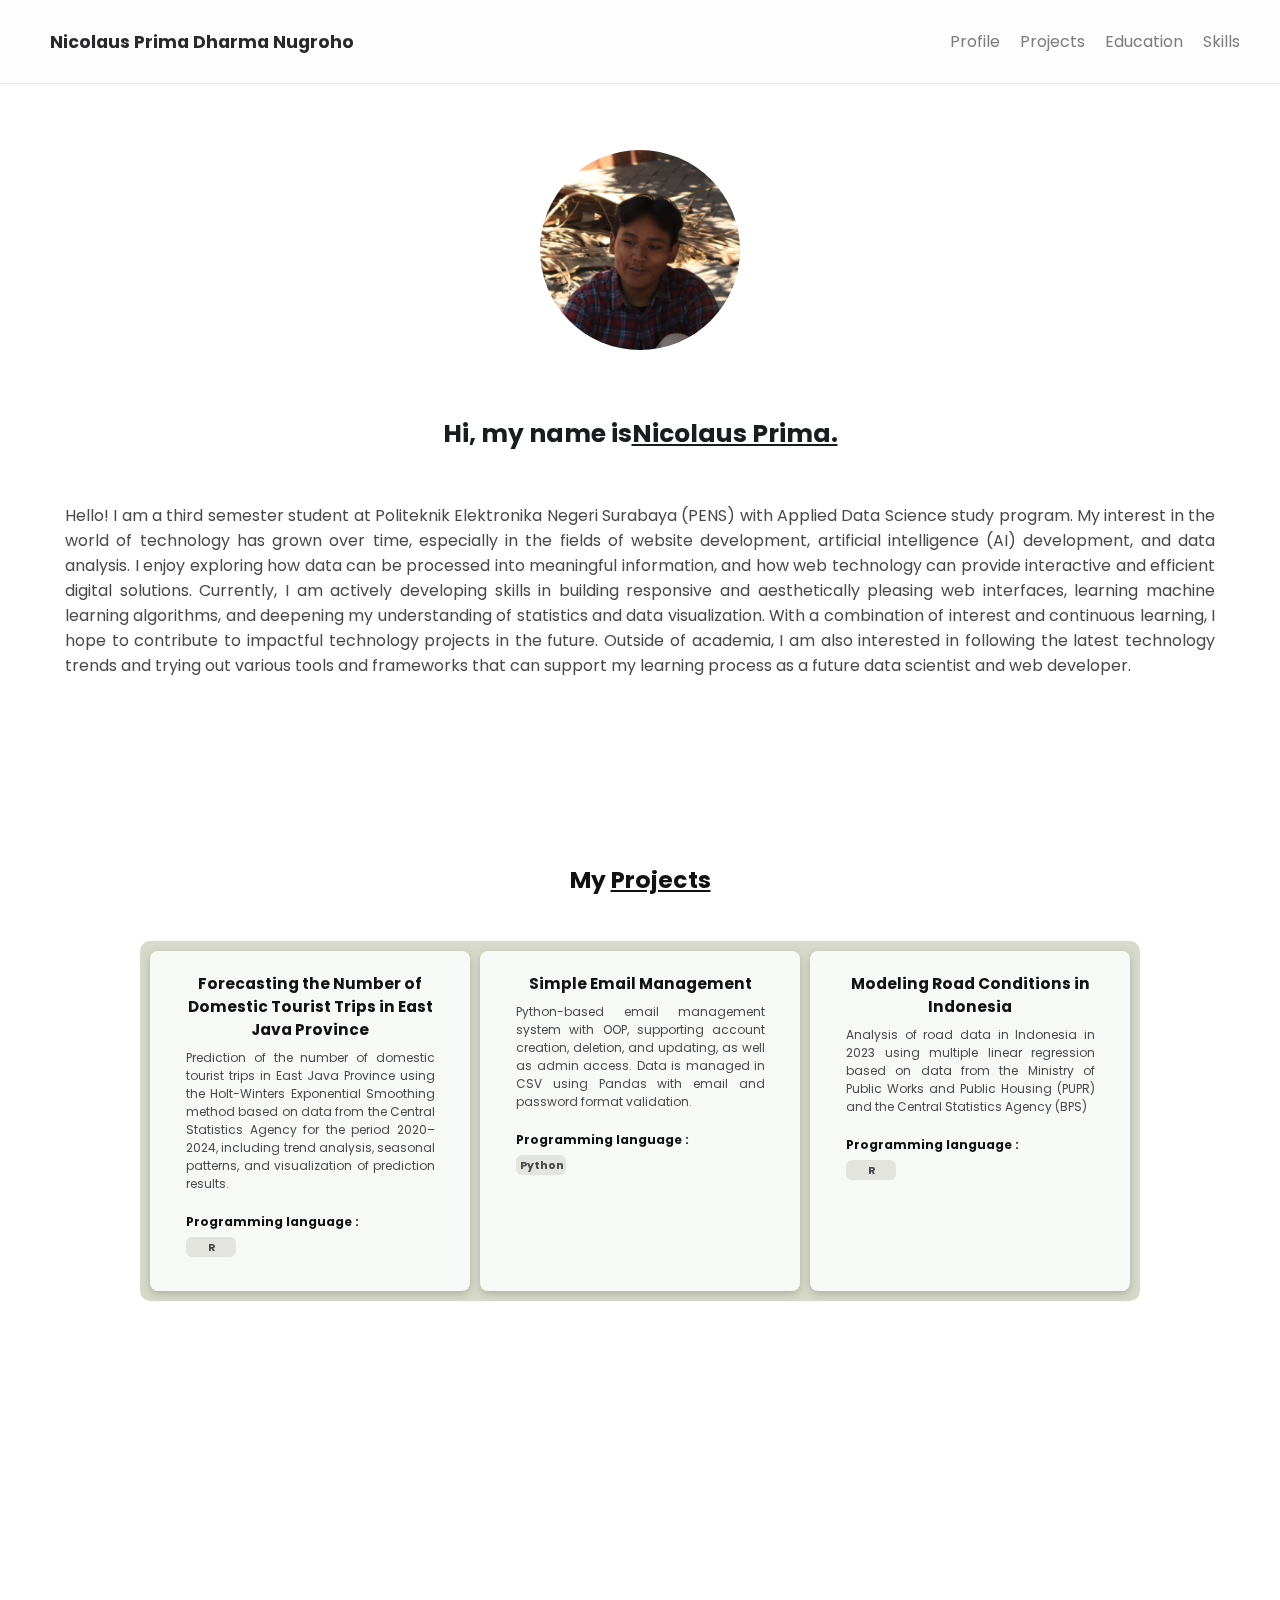
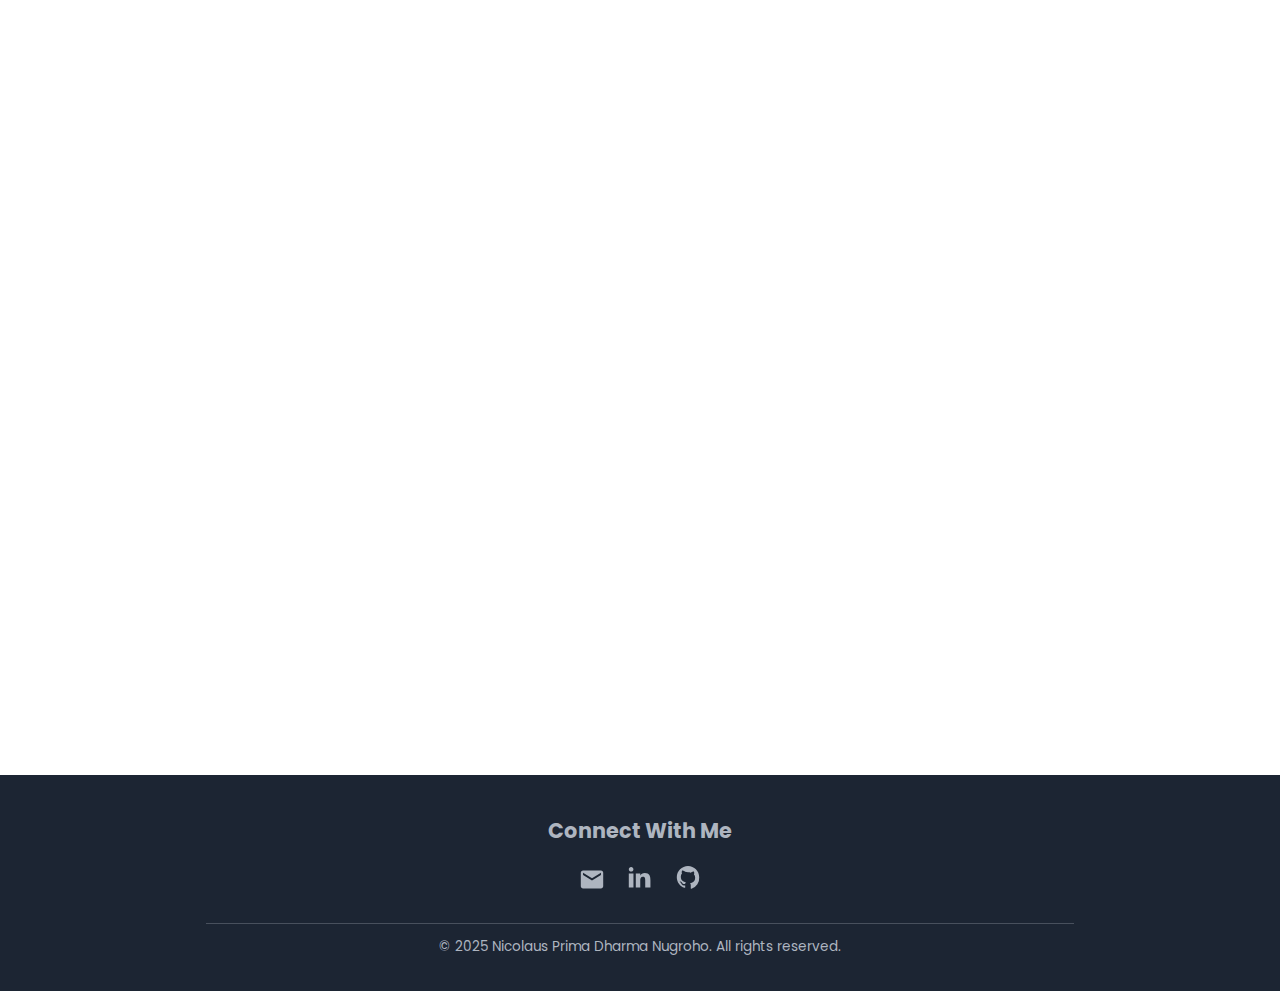
<file: index.html>
<!DOCTYPE html>
<html lang="en">
    <head>
        <meta charset="UTF-8">
        <meta name="viewport" content="width=device-width, initial-scale=1.0">
        <title>Portofolio Nicolaus Prima</title>
        <link rel="stylesheet" href="style.css">
        <link href="https://cdn.jsdelivr.net/npm/aos@2.3.4/dist/aos.css" rel="stylesheet">
        <link href="https://fonts.googleapis.com/css2?family=Poppins:wght@400;700&display=swap" rel="stylesheet">

    </head>
  
    <body> 

      <script src="app.js"></script>

      <header class="navbar"> 
        <div class="name">
          <h3>Nicolaus Prima Dharma Nugroho</h3>
        </div>
        <nav class="menu">
          <a href="#profile">Profile</a>
          <a href="#projects">Projects</a>
          <a href="#education">Education</a>
          <a class="skill" href="#skills">Skills</a>
        </nav>
        </header>
      
      <div data-aos="fade-up" 
           data-aos-duration="1000" 
           data-aos-delay="200">
      <section class="profile" id="profile">
        <div class="myphoto">
          <img src="FotoMuka.jpg" alt="Foto Nicolaus Prima">
        </div>
        
        <div class="description">
          <h3>Hi, my name is <ins>Nicolaus Prima.</ins></h3>
          <p>
            Hello! I am a third semester student at Politeknik Elektronika Negeri Surabaya (PENS) with Applied Data Science study program.
            My interest in the world of technology has grown over time, especially in the fields of website development, artificial intelligence (AI) development, and data analysis. I enjoy exploring how data can be processed into meaningful information, and how web technology can provide interactive and efficient digital solutions.
            Currently, I am actively developing skills in building responsive and aesthetically pleasing web interfaces, learning machine learning algorithms, and deepening my understanding of statistics and data visualization. With a combination of interest and continuous learning, I hope to contribute to impactful technology projects in the future.
            Outside of academia, I am also interested in following the latest technology trends and trying out various tools and frameworks that can support my learning process as a future data scientist and web developer.
          </p>
        </div>
      </section>
      </div>

      <div data-aos="fade-up" 
           data-aos-duration="1000" 
           data-aos-delay="200">
      <section class="projects" id="projects">

        <div class="title-myprojects">
          <h3>My <ins>Projects</ins> </h3>
        </div>
        
        <div class ="container">

          <div class="box box1">
            <a href="https://github.com/nicolausprima/Forecasting" target="_blank">
              <h3>Forecasting the Number of Domestic Tourist Trips in East Java Province</h3> 

              <P class="desc-1"> 
                Prediction of the number of domestic tourist trips in East Java Province using the Holt-Winters Exponential Smoothing method based on data from the 
                Central Statistics Agency for the period 2020–2024, including trend analysis, seasonal patterns, and visualization of prediction results.
              </P>

              <p class="tech-1">
                <strong>Programming language :</strong>
              </p>

              <p class="programming-lang" style="font-size: 11px;">
                <strong>R</strong>
              </p>
            </a>
          </div>

          <div class="box box2">
            <a href="https://github.com/nicolausprima/Manajemen-Data-Sederhana" target="_blank">
              <h3>Simple Email Management</h3>  

              <P class="desc-2"> Python-based email management system with OOP, supporting account creation, deletion, and updating, as well as admin access. 
                Data is managed in CSV using Pandas with email and password format validation.
              </P>

              <p class="tech-2">
                <strong>Programming language :</strong>
              </p>

              <p class="programming-lang" style="font-size: 11px;">
                <strong>Python</strong>
              </p>
            </a>
          </div>

          <div class="box box3">
            <a href="https://github.com/nicolausprima/Regression" target="_blank">
              <h3>Modeling Road Conditions in Indonesia</h3>  

              <P class="desc-3"> 
                Analysis of road data in Indonesia in 2023 using multiple linear regression based on data from the Ministry of Public Works and Public Housing (PUPR) and the Central Statistics Agency (BPS)
              </p>

              <p class="tech-3">
                <strong>Programming language :</strong>
              </p>

              <p class="programming-lang" style="font-size: 11px;">
                <strong>R</strong>
              </p>

            </a>
          </div>

      </section>
      </div>

      <section class="education" id="education">

        <div data-aos="fade-up" 
           data-aos-duration="1000" 
           data-aos-delay="200">
        <div class="title-myeducation">
          <h3>My <ins>Education</ins></h3>
        </div>

        <div class="container-education">
          <div class="logo logo1"><img src="LogoSmanig.png" alt="Logo SMAN 1 Gedangan"></div>
          <div class="logo logo2"><img src="LogoPens.png" alt="Logo PENS"></div>
        </div>      
      </section>
      </div> 

      <section class="skills" id="skills">
        <div data-aos="fade-up" 
        data-aos-duration="1000" 
        data-aos-delay="200">
        <div class="title-myskills">
          <h3>My <ins>Skills</ins></h3>
        </div>
        
        <div class="container-skills">
          <div class="skill skillbox1">
            <svg xmlns="http://www.w3.org/2000/svg" xml:space="preserve" width="70" height="70" viewBox="0 0 24 24" id="programming">
              <g id="Black" fill="none" stroke="#58595B" stroke-linecap="round" stroke-linejoin="round" stroke-miterlimit="10">
                <path d="M12.5 10.5h-1M.5 10.5l2-9h19l2 9"></path>
                <path d="m.5 23.5 1-3L1 17l1-5.5h1V16l2-6.5h1.5l-1 6.5L8 9.5h1.5l-2 8L10 16l1 .5-4 5-.5 
                2M23.5 23.5l-1-3L23 17l-1-5.5h-1V16l-2-6.5h-1.5l1 6.5L16 9.5h-1.5l2 8L14 16l-1 .5 4 5 .5 
                2M5.5 4.5H6M8 4.5h.5M10.5 4.5h.5M13 4.5h.5M15.5 4.5h.5M18 4.5h.5M4.5 6.5H5M7 6.5h.5M9.5 6.5h.
                5M12 6.5h.5M14.5 6.5h.5M17 6.5h.5M19.5 6.5h.5"></path>
              </g>
              <path id="Frames-24px" fill="none" d="M0 0h24v24H0z"></path>
            </svg>
            <h3>Programming</h3>
            <div class="programming-skill">
              
              <p class="python">
                <svg width="60px" height="60px" viewBox="0 0 64 64" fill="none" xmlns="http://www.w3.org/2000/svg"><path d="M31.885 16c-8.124 0-7.617 3.523-7.617 3.523l.01 3.65h7.752v1.095H21.197S16 23.678 16 31.876c0 8.196 4.537 
                  7.906 4.537 7.906h2.708v-3.804s-.146-4.537 4.465-4.537h7.688s4.32.07 4.32-4.175v-7.019S40.374 16 31.885 16zm-4.275 2.454c.771 0 1.395.624 1.395 1.395s-.624 1.395-1.395 1.395a1.393 1.393 0 0 1-1.395-1.395c0-.771.624-1.395 
                  1.395-1.395z" fill="url(#a)"/><path d="M32.115 47.833c8.124 0 7.617-3.523 7.617-3.523l-.01-3.65H31.97v-1.095h10.832S48 40.155 48 31.958c0-8.197-4.537-7.906-4.537-7.906h-2.708v3.803s.146 4.537-4.465 4.537h-7.688s-4.32-.07-4.32 
                  4.175v7.019s-.656 4.247 7.833 4.247zm4.275-2.454a1.393 1.393 0 0 1-1.395-1.395c0-.77.624-1.394 1.395-1.394s1.395.623 1.395 1.394c0 .772-.624 1.395-1.395 1.395z" fill="url(#b)"/><defs><linearGradient id="a" x1="19.075" y1="18.782" x2="34.898" y2="34.658" gradientUnits="userSpaceOnUse">
                    <stop stop-color="#121113"/><stop offset="1" stop-color="#121113"/></linearGradient><linearGradient id="b" x1="28.809" y1="28.882" x2="45.803" y2="45.163" gradientUnits="userSpaceOnUse"><stop stop-color="#121113"/><stop offset="1" stop-color="#121113"/></linearGradient></defs></svg>
                <span>Python</span>
              </p>

              <p class="r-language">
                <svg width="64px" height="64px" viewBox="0 0 64 64" xmlns="http://www.w3.org/2000/svg">
                  <path d="M16 25.093c-8.839 0-16-4.796-16-10.719 0-5.916 7.161-10.713 16-10.713s16 4.797 16 10.713c0 5.923-7.161 10.719-16 10.719zM18.448 7.849c-6.713 0-12.161 3.281-12.161 7.328s5.448 7.328 12.161 7.328c6.713 0 11.677-2.245 11.677-7.328 0-5.084-4.959-7.328-11.677-7.328zM24.364 20.26c0.527 
                  0.156 1.037 0.349 1.537 0.579 0.287 0.14 0.547 0.328 0.776 0.552 0.14 0.151 0.26 0.323 0.353 0.511l3.819 6.437h-6.172l-2.885-5.417c-0.265-0.473-0.584-0.911-0.953-1.307-0.188-0.208-0.453-0.333-0.735-0.333h-1.464v7.052l-5.457 0.005v-18.021h10.963c0 0 4.991 0.089 4.991 4.839 0.009 2.693-2.079 
                  4.932-4.772 5.104zM21.995 14.224h-3.307v3.063h3.307c0.86 0.011 1.557-0.699 1.532-1.557 0.047-0.865-0.672-1.568-1.532-1.505z"/>
                </svg>
                <span>R</span>
              </p>
            </div>
          </div>
        </div>
      </section>
      </div>

      <section class="footer">
        <div class="footer-connect">
          Connect With Me
        </div>
      
        <div class="footer-icons">
          <a href="mailto:dedyputera223@gmail.com" aria-label="Email" class="social-link" target="_blank">
            <svg xmlns="http://www.w3.org/2000/svg" width="28" height="28" fill="currentColor" viewBox="0 0 24 25">
              <path d="M20 4H4c-1.1 0-2 .9-2 2v12c0 1.1.9 2 
              2 2h16c1.1 0 2-.9 2-2V6c0-1.1-.9-2-2-2zm0 
              4-8 5-8-5V6l8 5 8-5v2z"/>
            </svg>
          </a>
      
          <a href="https://www.linkedin.com/in/nicolausprima/" aria-label="LinkedIn" class="social-link" target="_blank">
            <svg xmlns="http://www.w3.org/2000/svg" width="28" height="28" fill="currentColor" viewBox="0 0 24 30">
              <path d="M4.98 3.5C4.98 4.88 3.88 6 
              2.5 6S0 4.88 0 3.5 1.12 1 2.5 
              1 4.98 2.12 4.98 3.5zM0 8h5v15H0V8zm7.5 
              0h4.8v2.1h.07c.67-1.27 2.31-2.6 
              4.77-2.6 5.1 0 6.04 3.36 6.04 
              7.73V23H17.6v-7.4c0-1.77-.03-4.05-2.47-4.05-2.47 
              0-2.85 1.93-2.85 3.93V23H7.5V8z"/>
            </svg>
          </a>
      
          <a href="https://github.com/nicolausprima" aria-label="GitHub" class="social-link" target="_blank">
            <svg xmlns="http://www.w3.org/2000/svg" width="28" height="28" fill="currentColor" viewBox="0 0 24 30">
              <path d="M12 0C5.37 0 0 5.37 0 12c0 
              5.3 3.44 9.8 8.21 11.39.6.11.82-.26.82-.58 
              0-.29-.01-1.05-.02-2.05-3.34.73-4.04-1.61-4.04-1.61-.55-1.38-1.34-1.75-1.34-1.75-1.09-.74.08-.73.08-.73 
              1.2.09 1.83 1.23 1.83 1.23 1.07 1.83 2.8 1.3 3.49.99.11-.77.42-1.3.76-1.6-2.67-.3-5.47-1.34-5.47-5.95 
              0-1.31.47-2.38 1.23-3.22-.12-.3-.54-1.52.12-3.17 0 0 
              1.01-.32 3.3 1.23A11.52 11.52 0 0 1 
              12 6.8c1.02.01 2.05.14 3.01.41 
              2.28-1.55 3.29-1.23 3.29-1.23.66 1.65.24 2.87.12 
              3.17.77.84 1.23 1.91 1.23 3.22 
              0 4.62-2.8 5.65-5.48 5.95.43.37.81 1.1.81 2.22 
              0 1.6-.02 2.88-.02 3.27 0 .32.22.7.83.58A12.01 
              12.01 0 0 0 24 12c0-6.63-5.37-12-12-12z"/>
            </svg>
          </a>
        </div>
      
        <hr class="footer-line">
      
        <p class="footer-copy">
          &copy; 2025 Nicolaus Prima Dharma Nugroho. All rights reserved.
        </p>
      </section>      
      
      <script src="https://cdn.jsdelivr.net/npm/aos@2.3.4/dist/aos.js"></script>
      <script>
        AOS.init({
          once: false, 
          mirror: true,
          duration: 1000 
        });
      </script>
    </body>

</html>
</file>
<file: style.css>
html {
    scroll-behavior: smooth;
}

html, body {
    height: 100%;
    margin: 0;
    display: flex;
    flex-direction: column;
}

header {
    background-color: white;
    padding: 10px 20px;
}

body {
    display: flex;
    flex-direction: column;
}

main {
    flex: 1;
}

img, video {
    max-width: 100%;
    height: auto;
}

* {
    box-sizing: border-box;
}

.name {
    text-align: left;
    padding: 10px;
    font-family: 'Poppins', sans-serif;
    color: #121113;
    font-size: 15px;
}

.navbar {
    position: fixed;
    top: 0;
    left: 0;
    right: 0;
    z-index: 1000;
    display: flex;
    justify-content: space-between;
    align-items: center;
    padding: 1px 40px;
    background-color: #fdfdfd ;
    opacity: 0.9;
    backdrop-filter: blur(10px);
    -webkit-backdrop-filter: blur(10px);
    font-family: 'Poppins', sans-serif;
    border-bottom: 1px solid #D3CDD6 opacity: 0.3;
    width: 100%;
    transition: all 0.3s ease;
    box-shadow: 0 1px 1px rgba(0, 0, 0, 0.1);
}

.menu {
    display: flex;
    gap: 20px;
}

.menu a {
    color: #706c72;
    text-decoration: none;
}

.menu a:hover {
    color: #121113;
}

.myphoto {
    display: flex;
    justify-content: center;
    align-items: center;
    padding-top: 150px;
}

.myphoto img {
    width: 200px;
    height: 200px;
    border-radius: 50%;
    object-fit: cover;
}

.description {
    width: 100%;
    max-width: 100%;
    padding: 15px;
    box-sizing: border-box;
    overflow-wrap: break-word;
}

.description p {
    font-family: 'Poppins', sans-serif;
    text-align: justify;
    margin-top: 50px;
    margin-left: 50px;
    margin-right: 50px;
    color: #4a484b;
}

.description h3 {
    display: flex;
    font-family: 'Poppins', sans-serif;
    align-items: center;
    justify-content: center;
    color: #181D20;
    font-size: 25px;
    margin-top: 50px;
    margin-left: auto;
    margin-right: auto;
    width: 100%;
}

.projects {
    display: flex;
    flex-direction: column;
    align-items: center;
    justify-content: center;
    text-align: center;
}

.title-myprojects {
    font-family: 'Poppins', sans-serif;
    color: #121113;
    font-size: 20px;
    margin-bottom: 20px;
    margin-top: 130px;
}

.container {
    width: 100%;
    max-width: 1000px;
    height: auto;
    background-color: #d8dac9;
    border-radius: 10px;
    display: flex;
    gap: 10px;
    padding: 10px;
    box-sizing: border-box;
    flex-wrap: wrap;
}

.container .box {
    flex: 1;
    border-radius: 5px;
    transition: background-color 0.3s ease;
    filter: drop-shadow(0px 3px 4px rgba(0, 0, 0, 0.2));
}

.box1 a, .box2 a, .box3 a {
    display: block;
    width: auto;
    height: 340px;
    padding: 20px;
    background-color: #F7F9F7;
    color: #121113;
    text-decoration: none;
    border-radius: 8px;
}

.box1 h3, .box2 h3, .box3 h3 {
    font-family: 'Poppins', sans-serif;
    color: #121113;
    margin-top: 1px;
    font-size: clamp(10px, 1.2vw, 18px);
}

.desc-1, .desc-2, .desc-3 {
    font-family: 'Poppins', sans-serif;
    color: #4a484b;
    margin-top: -7px;
    text-align: justify;
    padding-left: 16px;
    padding-right: 15px;
    font-size: clamp(5px, 1.2vw, 12px);
}

.tech-1, .tech-2, .tech-3 {
    font-family: 'Poppins', sans-serif;
    color: #121113;
    margin-top: 20px;
    text-align: left;
    padding-left: 16px;
    font-size: clamp(6px, 1.2vw, 12px);
}

.programming-lang {
    font-family: 'Poppins', sans-serif;
    width: 50px;
    height: 20px;
    background-color: #e3e4de;
    border-radius: 6px;
    padding-top: 2px;
    padding-left: 1px;
    margin-top: -6px;
    margin-left: 16px;
    color: #4a484b;
    font-size: clamp(7px, 1.2vw, 14px);
}

.programming-lang:hover {
    background-color: #b5bbaf;
    transform: translateY(-2px);
    transition: transform 0.3s ease-in-out;
    color: #121113;
}

.box:hover {
    transform: scale(1.02);
    transition: transform 0.3s ease-in-out;
}

.title-myeducation {
    font-family: 'Poppins', sans-serif;
    color: #121113;
    font-size: 20px;
    margin-bottom: 20px;
    text-align: center;
    margin-top: 130px;
}

.container-education {
    display: flex;
    justify-content: center;
    align-items: center;
    gap: 50px;
    margin-top: 10px;
    flex-wrap: wrap;
}

.container-education img {
    margin-top: 30px;
    width: 200px;
    height: auto;
    object-fit: cover;
}

.container-education img:hover {
    transform: scale(1.04);
    transition: transform 0.3s ease-in-out;
}

.title-myskills {
    font-family: 'Poppins', sans-serif;
    color: #121113;
    font-size: 20px;
    margin-bottom: 20px;
    text-align: center;
    margin-top: 130px;
}

.container-skills {
    width: 100%;
    max-width: 400px;
    height: auto;
    display: flex;
    gap: 80px;
    padding: 20px;
    margin: 0 auto;
    justify-content: center;
    margin-bottom: 100px;
    margin-top: 30px;
    flex-wrap: wrap;
}

.container-skills .skill {
    flex: 1;
    transition: background-color 0.3s ease;
    filter: drop-shadow(0px 3px 4px rgba(0, 0, 0, 0.2));
}

.skillbox1 {
    background-color: #F7F9F7;
    border-style: solid;
    border-color: #d8dac9;
    border-radius: 15px;
    text-align: center;
}

.skillbox1 h3 {
    font-family: 'Poppins', sans-serif;
    text-align: center;
    color: #222729;
}

.skillbox1 svg {
    margin-top: 30px;
    margin-bottom: 5px;
}

.programming-skill {
    font-family: 'Poppins', sans-serif;
    text-align: center;
    color: #222729;
    font-size: 15px;
    margin-top: -60px;
}

.programming-skill .python {
    display: inline-flex;
    align-items: center;
}

.programming-skill .python span {
    position: relative;
    top: 10px;
    right: 5px;
}

.programming-skill .r-language {
    align-items: center;
    margin-top: -50px;
}

.programming-skill .r-language span {
    position: relative;
    top: -45px;
    right: 30px;
}

.programming-skill .python {
    display: inline-flex;
    align-items: center;
}

.programming-skill .postgresql .postgre{
    position: relative;
    top: -65px;
    right: -2px;
}
.programming-skill .postgresql .desc-post {
    position: relative;
    top: -86px;
    right: -4px;
}

.skill:hover {
    transform: scale(1.02);
    transition: transform 0.3s ease-in-out;
}

.footer {
    background-color: #1c2533;
    text-align: center;
    padding: 40px 20px 20px;
    color: #aeb5c0;
    min-height: auto;
    margin-top: auto;
}

.footer-connect {
    font-family: 'Poppins', sans-serif;
    font-size: clamp(1rem, 2vw, 1.3rem);
    font-weight: bold;
    margin-bottom: 20px;
}

.footer-icons {
    display: flex;
    justify-content: center;
    gap: 20px;
    margin-bottom: 25px;
    align-items: center;
    object-fit: cover;
    flex-wrap: wrap;
}

.social-link {
    color: #aeb5c0;
    transition: color 0.3s ease;
}

.social-link:hover {
    color: #fdfdfd;
}

.footer-line {
    border: none;
    border-top: 1px solid #aeb5c0;
    opacity: 0.3;
    max-width: 70%;
    margin: 0 auto 10px;
}

.footer-copy {
    font-family: 'Poppins', sans-serif;
    font-size: 0.85rem;
    color: #aeb5c0;
}

@media (max-width: 768px) {
    .name {
        margin-top: -10px;
    }

    .container {
        flex-direction: column;
    }
    
    .container-skills {
        flex-direction: column;
        gap: 20px;
    }
    
    .description p, .description h3 {
        margin-left: 20px;
        margin-right: 20px;
        font-size: auto;
    }
    
    .myphoto img {
        width: 150px;
        height: 150px;
        margin-top: -80px;
    }
    
    .navbar {
        position: sticky;
        top: 0;
        left: 0;
        right: 0;
        z-index: 1000;
        flex-direction: column;
        align-items: center;
        gap: 10px;
        width: 100%;
        padding: 10px 40px;
        background-color: #fdfdfd ;
        opacity: 0.9;
        backdrop-filter: blur(10px);
        -webkit-backdrop-filter: blur(10px);
        font-family: 'Poppins', sans-serif;
        border-bottom: 1px solid #D3CDD6 opacity: 0.3;
        transition: all 0.3s ease;
    }
    
    .menu {
        margin-top: -30px;
        text-align: left;
        flex-direction: column;
        gap: 5px;
        margin-left: -266px;
    }
    
    .menu .skill {
        margin-bottom: 15px;
    }
    
    .name {
        margin-left: -190px;
    }

    .description h3 {
        display: flex;
        align-items: baseline;
        justify-content: center;
        text-align: center;
        margin-left: -0.5px;
    }

    .typed-cursor {
        vertical-align: text-bottom; 
        position: relative;
        top: 2px; 
    }
    
    .box1 h3, .box2 h3, .box3 h3 {
        font-family: 'Poppins', sans-serif;
        color: #121113;
        margin-top: 1px;
        font-size: 18px;
    }
    
    .desc-1, .desc-2, .desc-3 {
        font-family: 'Poppins', sans-serif;
        color: #4a484b;
        margin-top: -7px;
        text-align: justify;
        padding-left: 16px;
        padding-right: 15px;
        font-size: 11px;
    }
    
    .tech-1, .tech-2, .tech-3 {
        font-family: 'Poppins', sans-serif;
        color: #121113;
        margin-top: 20px;
        text-align: left;
        padding-left: 16px;
        font-size: 11px;
    }
    
    .programming-lang {
        font-family: 'Poppins', sans-serif;
        width: 50px;
        height: 20px;
        background-color: #e3e4de;
        border-radius: 6px;
        padding-top: 2px;
        padding-left: 1px;
        margin-top: -6px;
        margin-left: 16px;
        color: #4a484b;
        font-size: 12px;
    }

    * {
        -webkit-tap-highlight-color: transparent;
    }
}
</file>
